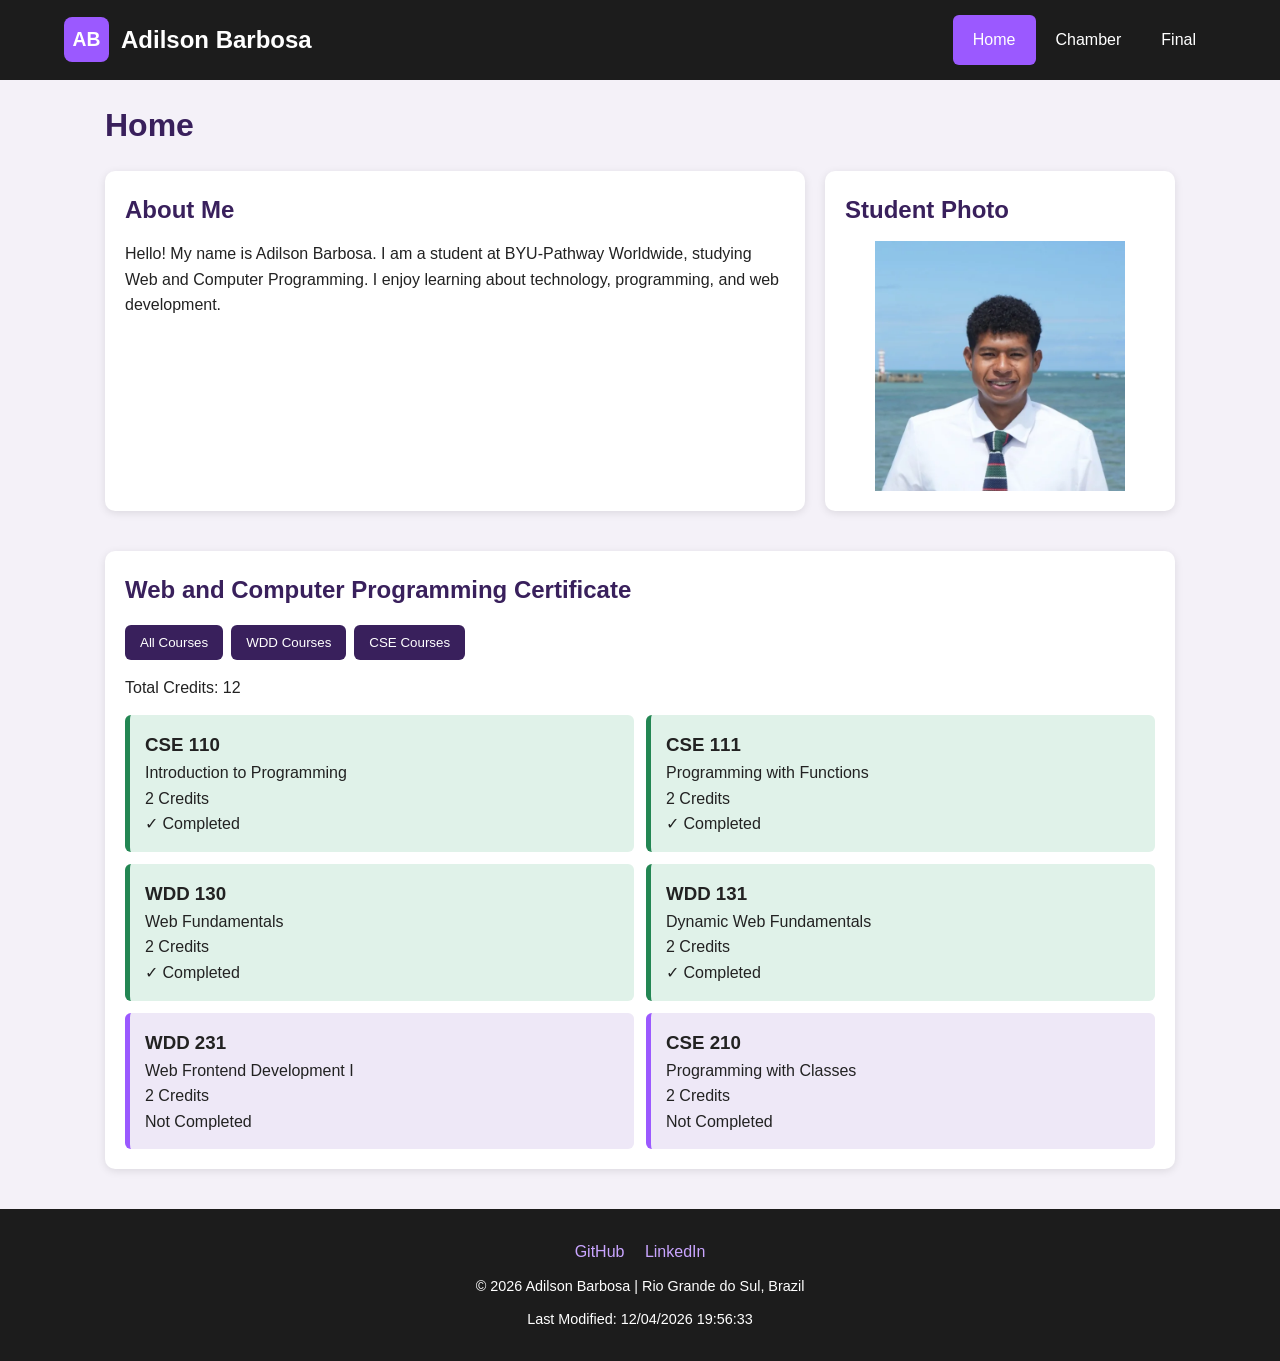
<file: index.html>
<!DOCTYPE html>
<html lang="en">
<head>
    <meta charset="UTF-8">
    <meta name="viewport" content="width=device-width, initial-scale=1.0">

    <meta name="description" content="Adilson Barbosa's course home page for WDD231 at BYU-Pathway Worldwide.">
    <meta name="author" content="Adilson Barbosa">

    <title>WDD231 | Adilson Barbosa</title>

    
    <link rel="stylesheet" href="styles/small.css">
    <link rel="stylesheet" href="styles/larger.css">

   
    <script src="scripts/navigation.js" defer></script>
    <script src="scripts/date.js" defer></script>
    <script src="scripts/courses.js" defer></script>
</head>

<body>

   
    <header>
        <img src="images/logo.svg" alt="AB - Adilson Barbosa">

        <span>Adilson Barbosa</span>

        <button id="menuButton" aria-label="Open navigation menu">
            ☰
        </button>

        
        <nav id="navigation">
            <a href="index.html" class="active">Home</a>
            <a href="#">Chamber</a>
            <a href="#">Final</a>
        </nav>
    </header>

   
    <main>

        <h1>Home</h1>

        
        <section>
            <h2>About Me</h2>

            <p>
                Hello! My name is Adilson Barbosa.
                I am a student at BYU-Pathway Worldwide,
                studying Web and Computer Programming.
                I enjoy learning about technology,
                programming, and web development.
            </p>
        </section>

        
        <section>
            <h2>Student Photo</h2>

            <img
                src="images/profile.webp"
                alt="Photo of Adilson Barbosa">
        </section>

        
        <section>
            <h2>Web and Computer Programming Certificate</h2>

            <div id="courseButtons">
                <button id="allCourses">All Courses</button>

                <button id="wddCourses">WDD Courses</button>

                <button id="cseCourses">CSE Courses</button>
            </div>

            <p id="credits"></p>

            <div id="courseContainer"></div>
        </section>

    </main>

    
    <footer>

        <div>
            <a href="https://github.com/"
               target="_blank"
               rel="noopener noreferrer">
                GitHub
            </a>

            <a href="https://www.linkedin.com/"
               target="_blank"
               rel="noopener noreferrer">
                LinkedIn
            </a>
        </div>

        <p>
            &copy; <span id="currentyear"></span>
            Adilson Barbosa | Rio Grande do Sul, Brazil
        </p>

        <p id="lastModified"></p>

    </footer>

</body>
</html>
</file>
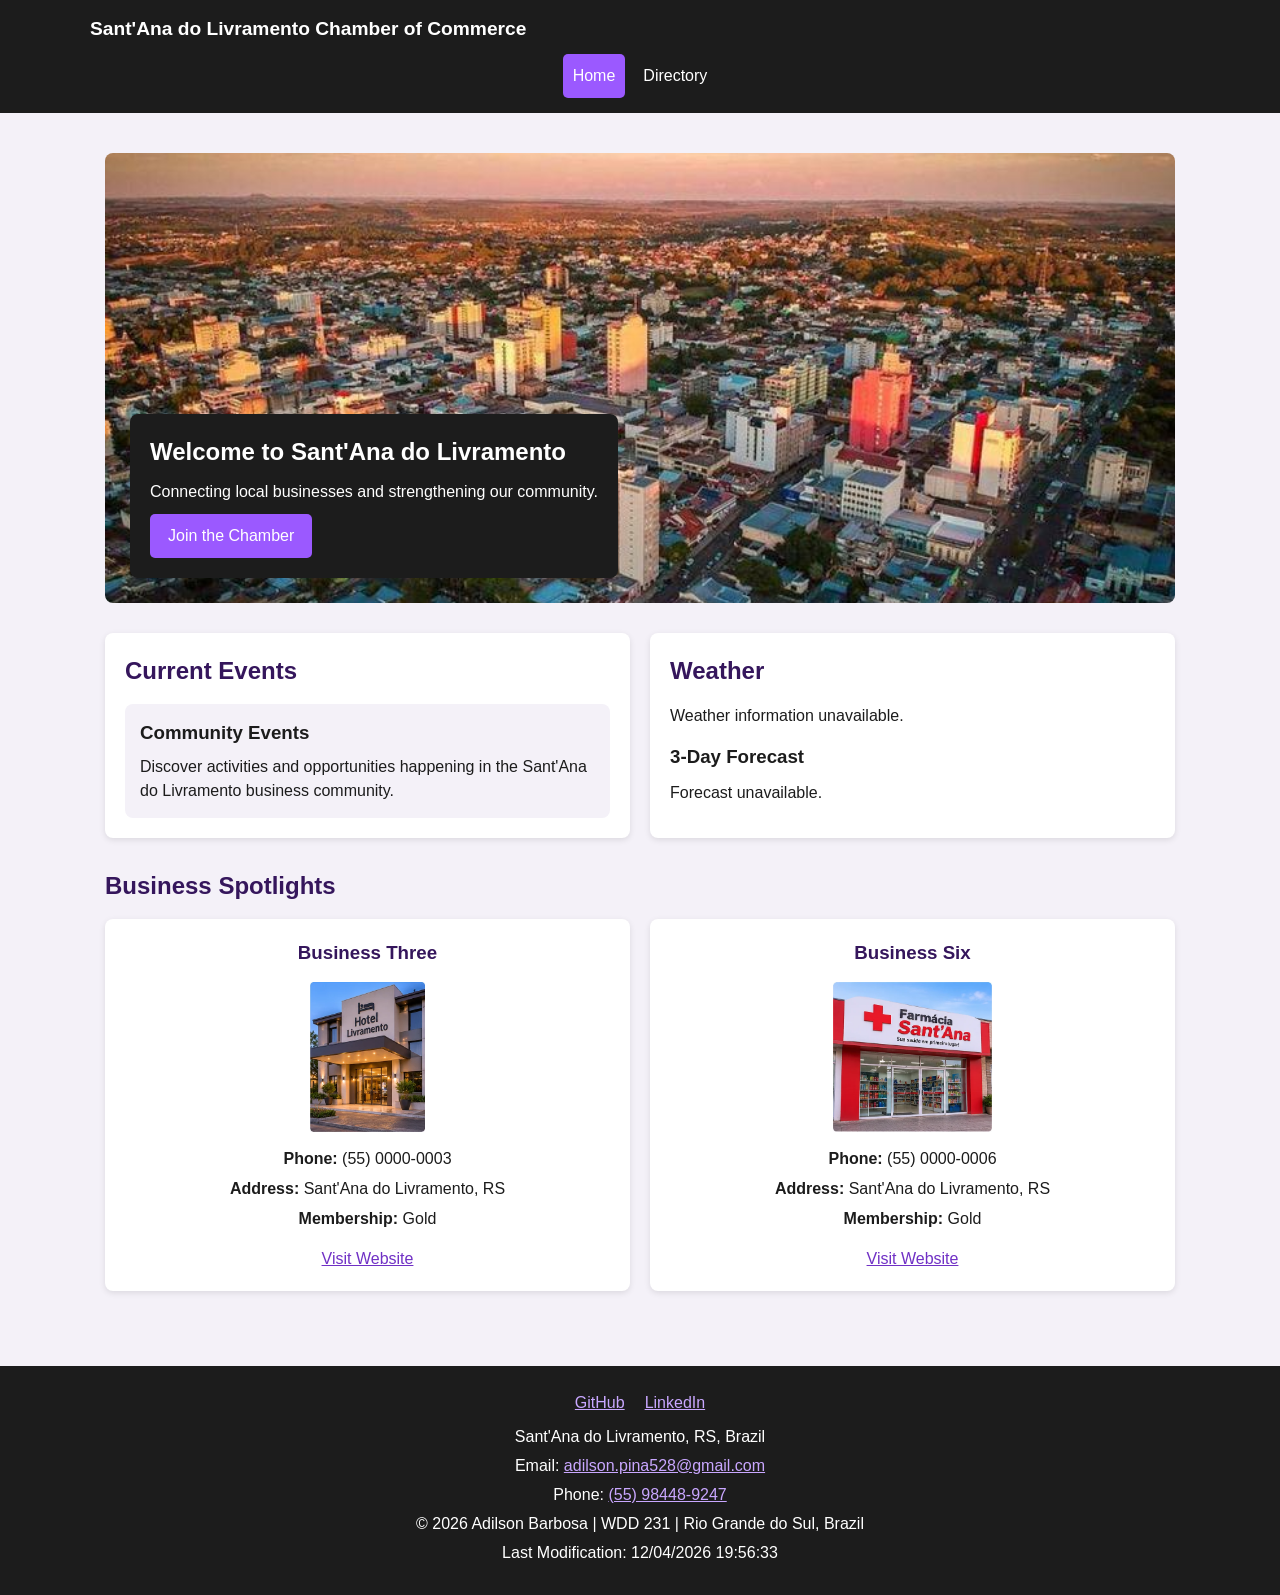
<file: chamber/index.html>
<!DOCTYPE html>
<html lang="en">
<head>
    <meta charset="UTF-8">
    <meta name="viewport" content="width=device-width, initial-scale=1.0">

    <title>Sant'Ana do Livramento Chamber of Commerce | Home</title>

    <meta name="description" content="Welcome to the Sant'Ana do Livramento Chamber of Commerce. Discover local businesses, community events, and business opportunities.">

    <meta name="author" content="Adilson Barbosa">

    <meta property="og:title" content="Sant'Ana do Livramento Chamber of Commerce">
    <meta property="og:description" content="Discover local businesses and opportunities in Sant'Ana do Livramento, Brazil.">
    <meta property="og:type" content="website">
    <meta property="og:image" content="https://adilsonbarbosajpg.github.io/wdd231/chamber/images/logo.svg">
    <meta property="og:url" content="https://adilsonbarbosajpg.github.io/wdd231/chamber/index.html">

    <link rel="icon" href="images/logo.svg" type="image/svg+xml">

    <link rel="stylesheet" href="styles/small.css">
    <link rel="stylesheet" href="styles/larger.css">

    <script type="module" src="scripts/home.js"></script>
</head>

<body>

    <header>
        <div class="header-content">

            <h1>Sant'Ana do Livramento Chamber of Commerce</h1>

            <button id="menu-button" aria-label="Open navigation menu">
                ☰
            </button>

        </div>

        <nav id="navigation">
            <ul>
                <li><a href="index.html" class="active">Home</a></li>
                <li><a href="directory.html">Directory</a></li>
            </ul>
        </nav>
    </header>

    <main>

        <!-- HERO SECTION -->
        <section class="hero">

            <img
                src="images/hero.png"
                alt="Panoramic view of Sant'Ana do Livramento, Rio Grande do Sul, Brazil"
                class="hero-image"
            >

            <div class="hero-content">

                <h2>Welcome to Sant'Ana do Livramento</h2>

                <p>
                    Connecting local businesses and strengthening our community.
                </p>

                <a href="join.html" class="cta-button">
                    Join the Chamber
                </a>

            </div>

        </section>

        <!-- EVENTS AND WEATHER -->
        <div class="home-grid">

            <section class="events">

                <h2>Current Events</h2>

                <div class="event-card">

                    <h3>Community Events</h3>

                    <p>
                        Discover activities and opportunities happening
                        in the Sant'Ana do Livramento business community.
                    </p>

                </div>

            </section>

            <section class="weather">

                <h2>Weather</h2>

                <div id="current-weather">
                    <p>Loading current weather...</p>
                </div>

                <h3>3-Day Forecast</h3>

                <div id="weather-forecast">
                    <p>Loading forecast...</p>
                </div>

            </section>

        </div>

        <!-- BUSINESS SPOTLIGHTS -->
        <section class="spotlights">

            <h2>Business Spotlights</h2>

            <div id="spotlight-container" class="spotlight-cards">
                <p>Loading business spotlights...</p>
            </div>

        </section>

    </main>

    <footer>

        <div class="footer-links">

            <a href="https://github.com/"
               target="_blank"
               rel="noopener noreferrer">GitHub</a>

            <a href="https://www.linkedin.com/"
               target="_blank"
               rel="noopener noreferrer">LinkedIn</a>

        </div>

        <div class="contact-info">

            <p>Sant'Ana do Livramento, RS, Brazil</p>

            <p>
                Email:
                <a href="mailto:adilson.pina528@gmail.com">
                    adilson.pina528@gmail.com
                </a>
            </p>

            <p>
                Phone:
                <a href="tel:+555984489247">
                    (55) 98448-9247
                </a>
            </p>

        </div>

        <p>
            &copy; <span id="currentyear"></span>
            Adilson Barbosa | WDD 231 | Rio Grande do Sul, Brazil
        </p>

        <p id="lastModified"></p>

    </footer>

</body>
</html>
</file>
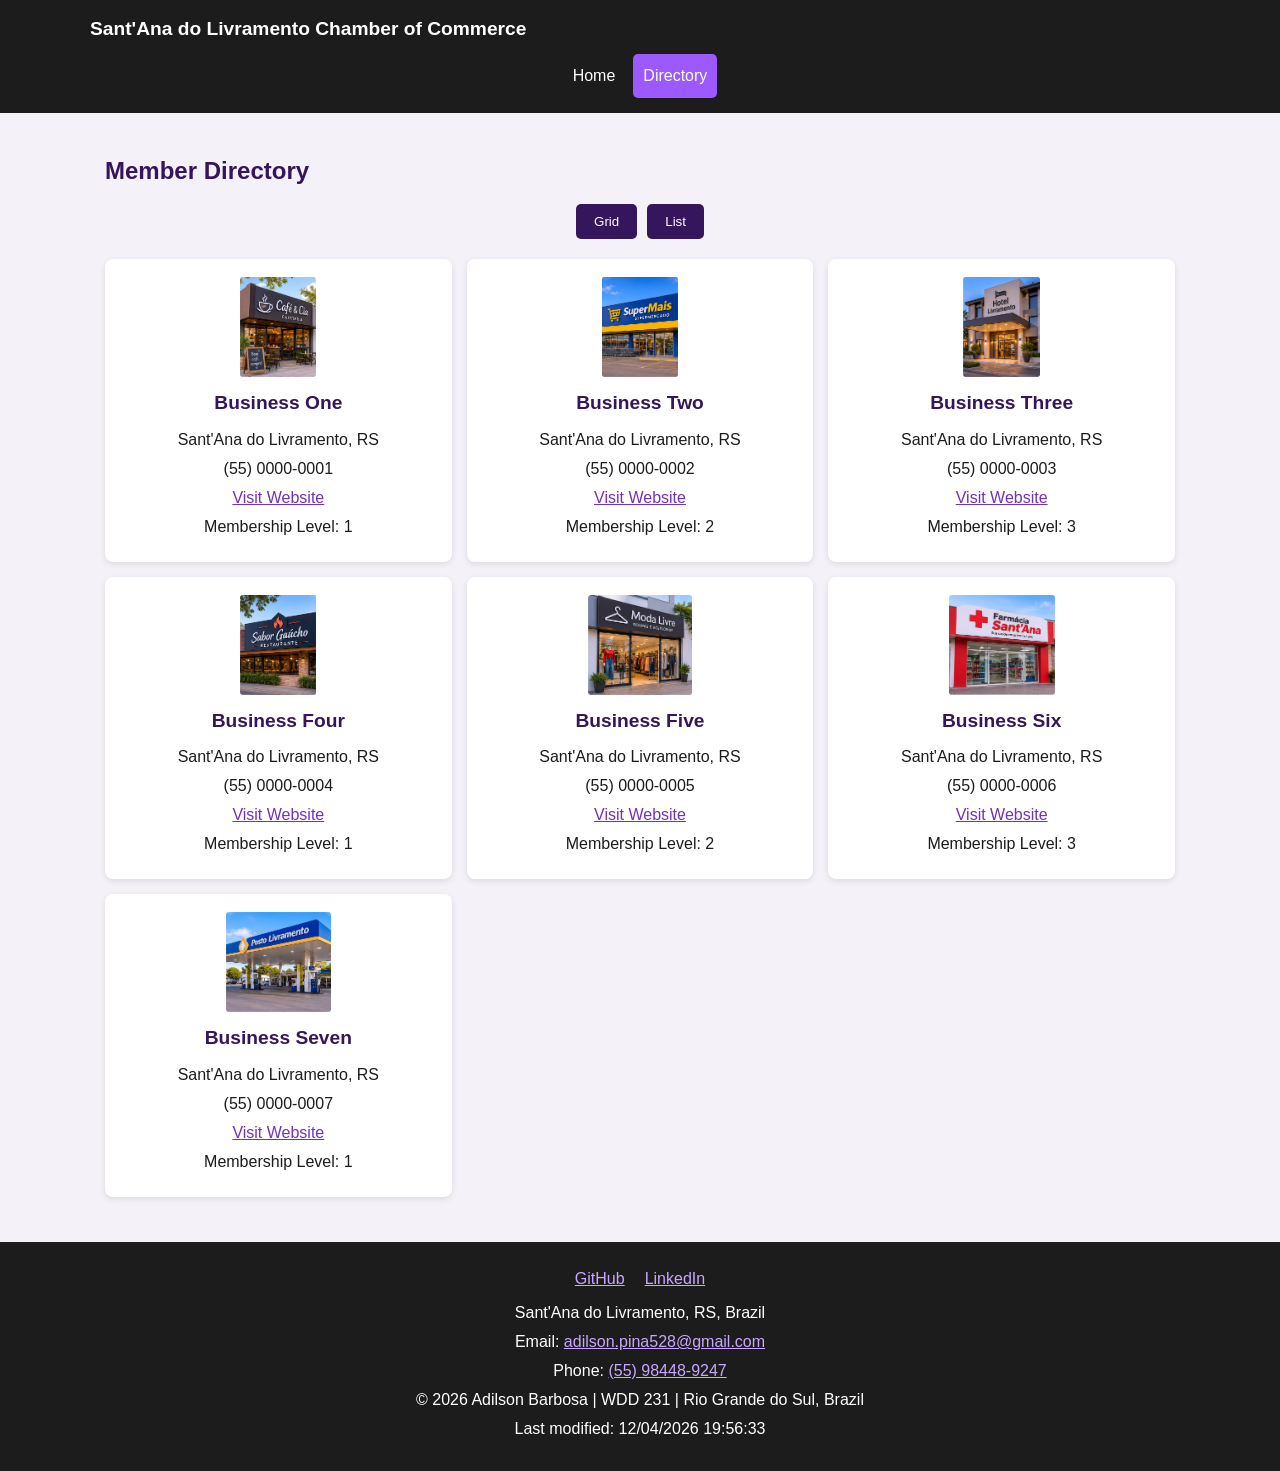
<file: chamber/directory.html>
<!DOCTYPE html>
<html lang="en">
<head>
    <meta charset="UTF-8">
    <meta name="viewport" content="width=device-width, initial-scale=1.0">

    <title>Sant'Ana do Livramento Chamber of Commerce | Directory</title>

    <meta name="description" content="Directory of businesses in Sant'Ana do Livramento, Rio Grande do Sul, Brazil.">
    <meta name="author" content="Adilson Barbosa">

    <!-- Facebook Open Graph -->
    <meta property="og:title" content="Sant'Ana do Livramento Chamber of Commerce">
    <meta property="og:description" content="Explore businesses in Sant'Ana do Livramento, Brazil.">
    <meta property="og:type" content="website">
    <meta property="og:image" content="https://adilsonbarbosajpg.github.io/wdd231/chamber/images/logo.svg">
    <meta property="og:url" content="https://adilsonbarbosajpg.github.io/wdd231/chamber/directory.html">

    <!-- Favicon -->
    <link rel="icon" href="images/logo.svg" type="image/svg+xml">

    <!-- CSS -->
    <link rel="stylesheet" href="styles/normalize.css">
    <link rel="stylesheet" href="styles/small.css">
    <link rel="stylesheet" href="styles/larger.css">

    <!-- JavaScript -->
    <script src="scripts/directory.js" defer></script>
</head>

<body>

    <header>
        <div class="header-content">
            <h1>Sant'Ana do Livramento Chamber of Commerce</h1>

            <button id="menu-button" aria-label="Open navigation menu">
                ☰
            </button>
        </div>

        <nav id="navigation">
            <ul>
                <li><a href="../index.html">Home</a></li>
                <li><a href="directory.html" class="active">Directory</a></li>
            </ul>
        </nav>
    </header>

    <main>
        <h2>Member Directory</h2>

        <div class="view-buttons">
            <button id="grid" type="button">Grid</button>
            <button id="list" type="button">List</button>
        </div>

        <div id="members" class="grid"></div>
    </main>

    <footer>

        <div class="footer-links">
            <a href="https://github.com/"
               target="_blank"
               rel="noopener noreferrer">GitHub</a>

            <a href="https://www.linkedin.com/"
               target="_blank"
               rel="noopener noreferrer">LinkedIn</a>
        </div>

        <div class="contact-info">
            <p>Sant'Ana do Livramento, RS, Brazil</p>

            <p>
                Email:
                <a href="mailto:adilson.pina528@gmail.com">
                    adilson.pina528@gmail.com
                </a>
            </p>

            <p>
                Phone:
                <a href="tel:+555984489247">
                    (55) 98448-9247
                </a>
            </p>
        </div>

        <p>
            &copy; <span id="currentyear"></span>
            Adilson Barbosa | WDD 231 | Rio Grande do Sul, Brazil
        </p>

        <p id="lastModified"></p>

    </footer>

</body>
</html>
</file>
<file: styles/small.css>
/* GENERAL SETTINGS */
* {
    margin: 0;
    padding: 0;
    box-sizing: border-box;
}

body {
    font-family: Arial, sans-serif;
    background-color: #f4f1f8;
    color: #222;
    line-height: 1.6;
}

/* HEADER */
header {
    background-color: #1c1c1c;
    color: white;
    padding: 15px;
    display: flex;
    align-items: center;
    flex-wrap: wrap;
    gap: 12px;
}

header img {
    width: 45px;
    height: 45px;
}

header span {
    font-size: 1.2rem;
    font-weight: bold;
}

/* HAMBURGER BUTTON */
#menuButton {
    margin-left: auto;
    background: none;
    border: none;
    color: white;
    font-size: 1.8rem;
    cursor: pointer;
}

/* NAVIGATION */
nav {
    display: none;
    flex-direction: column;
    width: 100%;
}

nav.open {
    display: flex;
}

nav a {
    color: white;
    text-decoration: none;
    padding: 12px;
    border-top: 1px solid #444;
}

nav a:hover,
nav a.active {
    background-color: #9b59ff;
    color: white;
}

/* MAIN */
main {
    max-width: 1100px;
    margin: 0 auto;
    padding: 20px 15px;
}

h1 {
    margin-bottom: 20px;
    color: #39205c;
}

h2 {
    margin-bottom: 12px;
    color: #39205c;
}

/* SECTIONS */
section {
    background-color: white;
    padding: 20px;
    margin-bottom: 20px;
    border-radius: 10px;
    box-shadow: 0 2px 8px rgba(0, 0, 0, 0.1);
}

section img {
    max-width: 100%;
    height: auto;
}

/* COURSE BUTTONS */
#courseButtons {
    display: flex;
    flex-wrap: wrap;
    gap: 8px;
    margin: 15px 0;
}

#courseButtons button {
    background-color: #39205c;
    color: white;
    border: none;
    padding: 10px 15px;
    border-radius: 6px;
    cursor: pointer;
}

#courseButtons button:hover {
    background-color: #9b59ff;
}

/* COURSE CARDS */
#courseContainer {
    display: grid;
    grid-template-columns: 1fr;
    gap: 12px;
    margin-top: 15px;
}

.course-card {
    background-color: #eee8f7;
    padding: 15px;
    border-left: 5px solid #9b59ff;
    border-radius: 6px;
}

.course-card.completed {
    background-color: #e0f2e9;
    border-left-color: #238653;
}

/* FOOTER */
footer {
    background-color: #1c1c1c;
    color: white;
    text-align: center;
    padding: 20px;
}

footer a {
    color: #c9a5ff;
    margin: 0 8px;
    text-decoration: none;
}

footer a:hover {
    text-decoration: underline;
}

footer p {
    margin-top: 10px;
    font-size: 0.9rem;
}
 
/* CHAMBER HOME PAGE */

/* HERO */
.hero {
    position: relative;
    margin-bottom: 20px;
    padding: 0;
    overflow: hidden;
}

.hero-image {
    display: block;
    width: 100%;
    height: auto;
}

.hero-content {
    padding: 20px;
    text-align: center;
}

.cta-button {
    display: inline-block;
    margin-top: 15px;
    padding: 12px 20px;
    background-color: #39205c;
    color: white;
    text-decoration: none;
    border-radius: 6px;
}

.cta-button:hover {
    background-color: #9b59ff;
}

/* EVENTS AND WEATHER */
.events,
.weather,
.spotlights {
    margin-bottom: 20px;
}

.weather-info {
    margin-bottom: 15px;
}

#weather-forecast {
    display: grid;
    grid-template-columns: 1fr;
    gap: 10px;
}

/* COMPANY SPOTLIGHTS */
#spotlight-container {
    display: grid;
    grid-template-columns: 1fr;
    gap: 15px;
}

.spotlight-card {
    padding: 15px;
    background-color: #eee8f7;
    border-radius: 8px;
    text-align: center;
}

.spotlight-card img {
    width: 100px;
    height: 100px;
    object-fit: contain;
    margin-bottom: 10px;
}

.spotlight-card h3 {
    color: #39205c;
    margin-bottom: 10px;
}

.spotlight-card p {
    margin-bottom: 5px;
}

.spotlight-card a {
    color: #39205c;
    overflow-wrap: anywhere;
}
</file>
<file: styles/larger.css>
/* LARGE SCREEN DESIGN */

@media screen and (min-width: 700px) {

    /* HEADER */
    header {
        padding: 15px 5%;
        flex-wrap: nowrap;
    }

    header span {
        font-size: 1.5rem;
    }

    /* HIDE HAMBURGER */
    #menuButton {
        display: none;
    }

    /* NAVIGATION */
    nav {
        display: flex;
        flex-direction: row;
        justify-content: flex-end;
        margin-left: auto;
        width: auto;
    }

    nav a {
        border: none;
        padding: 12px 20px;
        border-radius: 6px;
        transition: background-color 0.3s;
    }

    /* MAIN LAYOUT */
    main {
        display: grid;
        grid-template-columns: 2fr 1fr;
        gap: 20px;
    }

    main h1 {
        grid-column: 1 / -1;
        margin-bottom: 0;
    }

    /* ABOUT ME */
    main section:nth-of-type(1) {
        grid-column: 1;
    }

    /* STUDENT PHOTO */
    main section:nth-of-type(2) {
        grid-column: 2;
    }

    main section:nth-of-type(2) img {
        width: 100%;
        max-width: 250px;
        display: block;
        margin: 0 auto;
    }

    /* CERTIFICATE */
    main section:nth-of-type(3) {
        grid-column: 1 / -1;
    }

    /* COURSE CARDS */
    #courseContainer {
        grid-template-columns: repeat(2, 1fr);
    }

    /* FOOTER */
    footer {
        padding: 30px;
    }
}

/* CHAMBER HOME PAGE - LARGE SCREEN */

@media screen and (min-width: 700px) {

    .hero {
        grid-column: 1 / -1;
    }

    .hero-image {
        width: 100%;
        max-height: 400px;
        object-fit: cover;
    }

    .hero-content {
        padding: 25px;
    }

    .events {
        grid-column: 1;
    }

    .weather {
        grid-column: 2;
    }

    .spotlights {
        grid-column: 1 / -1;
    }

    #weather-forecast {
        grid-template-columns: repeat(3, 1fr);
    }

    #spotlight-container {
        grid-template-columns: repeat(3, 1fr);
    }
}
</file>
<file: chamber/styles/small.css>
/* GENERAL STYLES */

* {
    margin: 0;
    padding: 0;
    box-sizing: border-box;
}

img {
    max-width: 100%;
    display: block;
}

body {
    font-family: Arial, sans-serif;
    line-height: 1.5;
    background-color: #f4f1f8;
    color: #1c1c1c;
}

/* HEADER */

header {
    background-color: #1c1c1c;
    color: white;
    padding: 15px;
}

.header-content {
    display: flex;
    align-items: center;
    justify-content: space-between;
    gap: 15px;
}

header h1 {
    font-size: 1.2rem;
}

#menu-button {
    background-color: #9b59ff;
    color: white;
    border: none;
    padding: 8px 12px;
    font-size: 1.2rem;
    cursor: pointer;
}

/* NAVIGATION */

nav ul {
    list-style: none;
    display: none;
    flex-direction: column;
    gap: 8px;
    margin-top: 15px;
}

nav.open ul {
    display: flex;
}

nav a {
    display: block;
    color: white;
    text-decoration: none;
    padding: 10px;
    border-radius: 5px;
}

nav a:hover,
nav a.active {
    background-color: #9b59ff;
}

/* MAIN */

main {
    width: 100%;
    max-width: 1100px;
    margin: 25px auto;
    padding: 15px;
}

main h2 {
    color: #35165c;
    margin-bottom: 15px;
}

/* DIRECTORY */

.view-buttons {
    display: flex;
    justify-content: center;
    gap: 10px;
    margin-bottom: 20px;
}

.view-buttons button {
    background-color: #35165c;
    color: white;
    border: none;
    padding: 10px 18px;
    border-radius: 5px;
    cursor: pointer;
}

.view-buttons button:hover {
    background-color: #9b59ff;
}

#members.grid {
    display: grid;
    grid-template-columns: 1fr;
    gap: 15px;
}

#members.list {
    display: flex;
    flex-direction: column;
    gap: 10px;
}

.member-card {
    background-color: white;
    padding: 18px;
    border-radius: 8px;
    box-shadow: 0 2px 6px rgba(0, 0, 0, 0.1);
    text-align: center;
}

.member-card img {
    width: 150px;
    height: 100px;
    object-fit: contain;
    margin: 0 auto 12px;
}

.member-card h2 {
    color: #35165c;
    font-size: 1.2rem;
    margin-bottom: 10px;
}

.member-card p {
    margin: 5px 0;
}

.member-card a {
    color: #7030c5;
}

#members.list .member-card {
    text-align: left;
    box-shadow: none;
    border-bottom: 1px solid #ddd;
    border-radius: 0;
}

#members.list img {
    display: none;
}

/* HOME PAGE */

/* HERO */

.hero {
    position: relative;
    margin-bottom: 30px;
}

.hero-image {
    width: 100%;
    height: 300px;
    object-fit: cover;
    border-radius: 8px;
}

.hero-content {
    background-color: #1c1c1c;
    color: white;
    padding: 20px;
    border-radius: 8px;
    margin-top: 10px;
}

.hero-content h2 {
    color: white;
    margin-bottom: 10px;
}

.cta-button {
    display: inline-block;
    background-color: #9b59ff;
    color: white;
    padding: 10px 18px;
    margin-top: 10px;
    border-radius: 5px;
    text-decoration: none;
}

.cta-button:hover {
    background-color: #7030c5;
}

/* EVENTS AND WEATHER */

.home-grid {
    display: grid;
    grid-template-columns: 1fr;
    gap: 20px;
    margin-bottom: 30px;
}

.events,
.weather {
    background-color: white;
    padding: 20px;
    border-radius: 8px;
    box-shadow: 0 2px 6px rgba(0, 0, 0, 0.1);
}

.event-card {
    padding: 15px;
    background-color: #f4f1f8;
    border-radius: 8px;
}

.event-card h3 {
    margin-bottom: 8px;
}

.weather h3 {
    margin: 15px 0 10px;
}

/* WEATHER FORECAST */

#weather-forecast {
    display: grid;
    grid-template-columns: 1fr;
    gap: 10px;
}

#weather-forecast div {
    background-color: #f4f1f8;
    padding: 12px;
    border-radius: 8px;
}

/* BUSINESS SPOTLIGHTS */

.spotlights {
    margin-bottom: 30px;
}

.spotlight-cards {
    display: grid;
    grid-template-columns: 1fr;
    gap: 20px;
}

.spotlight-card {
    background-color: white;
    padding: 20px;
    border-radius: 8px;
    text-align: center;
    box-shadow: 0 2px 6px rgba(0, 0, 0, 0.1);
}

.spotlight-card img {
    width: 100%;
    max-width: 250px;
    height: 150px;
    object-fit: contain;
    margin: 15px auto;
}

.spotlight-card h3 {
    color: #35165c;
    margin-bottom: 10px;
}

.spotlight-card p {
    margin: 6px 0;
}

.spotlight-card a {
    display: inline-block;
    margin-top: 10px;
    color: #7030c5;
}

/* FOOTER */

footer {
    background-color: #1c1c1c;
    color: white;
    text-align: center;
    padding: 25px 15px;
    margin-top: 30px;
}

footer p {
    margin: 5px 0;
}

.footer-links {
    display: flex;
    justify-content: center;
    gap: 20px;
    margin-bottom: 10px;
}

.footer-links a,
.contact-info a {
    color: #c9a7ff;
}
</file>
<file: chamber/styles/larger.css>
/* LARGER SCREEN */

@media screen and (min-width: 700px) {

    /* HEADER */

    .header-content {
        max-width: 1100px;
        margin: 0 auto;
    }

    #menu-button {
        display: none;
    }

    nav ul {
        display: flex;
        flex-direction: row;
        justify-content: center;
        margin-top: 10px;
    }

    /* DIRECTORY */

    #members.grid {
        grid-template-columns: repeat(3, 1fr);
    }

    #members.list .member-card {
        display: grid;
        grid-template-columns: 2fr 2fr 1fr 1fr;
        align-items: center;
        gap: 15px;
    }

    /* HOME HERO */

    .hero-image {
        height: 450px;
    }

    .hero-content {
        position: absolute;
        bottom: 25px;
        left: 25px;
        max-width: 500px;
        margin: 0;
    }

    /* EVENTS AND WEATHER */

    .home-grid {
        grid-template-columns: 1fr 1fr;
    }

    /* WEATHER FORECAST */

    #weather-forecast {
        grid-template-columns: repeat(3, 1fr);
    }

    /* BUSINESS SPOTLIGHTS */

    .spotlight-cards {
        grid-template-columns: repeat(2, 1fr);
    }

}
</file>
